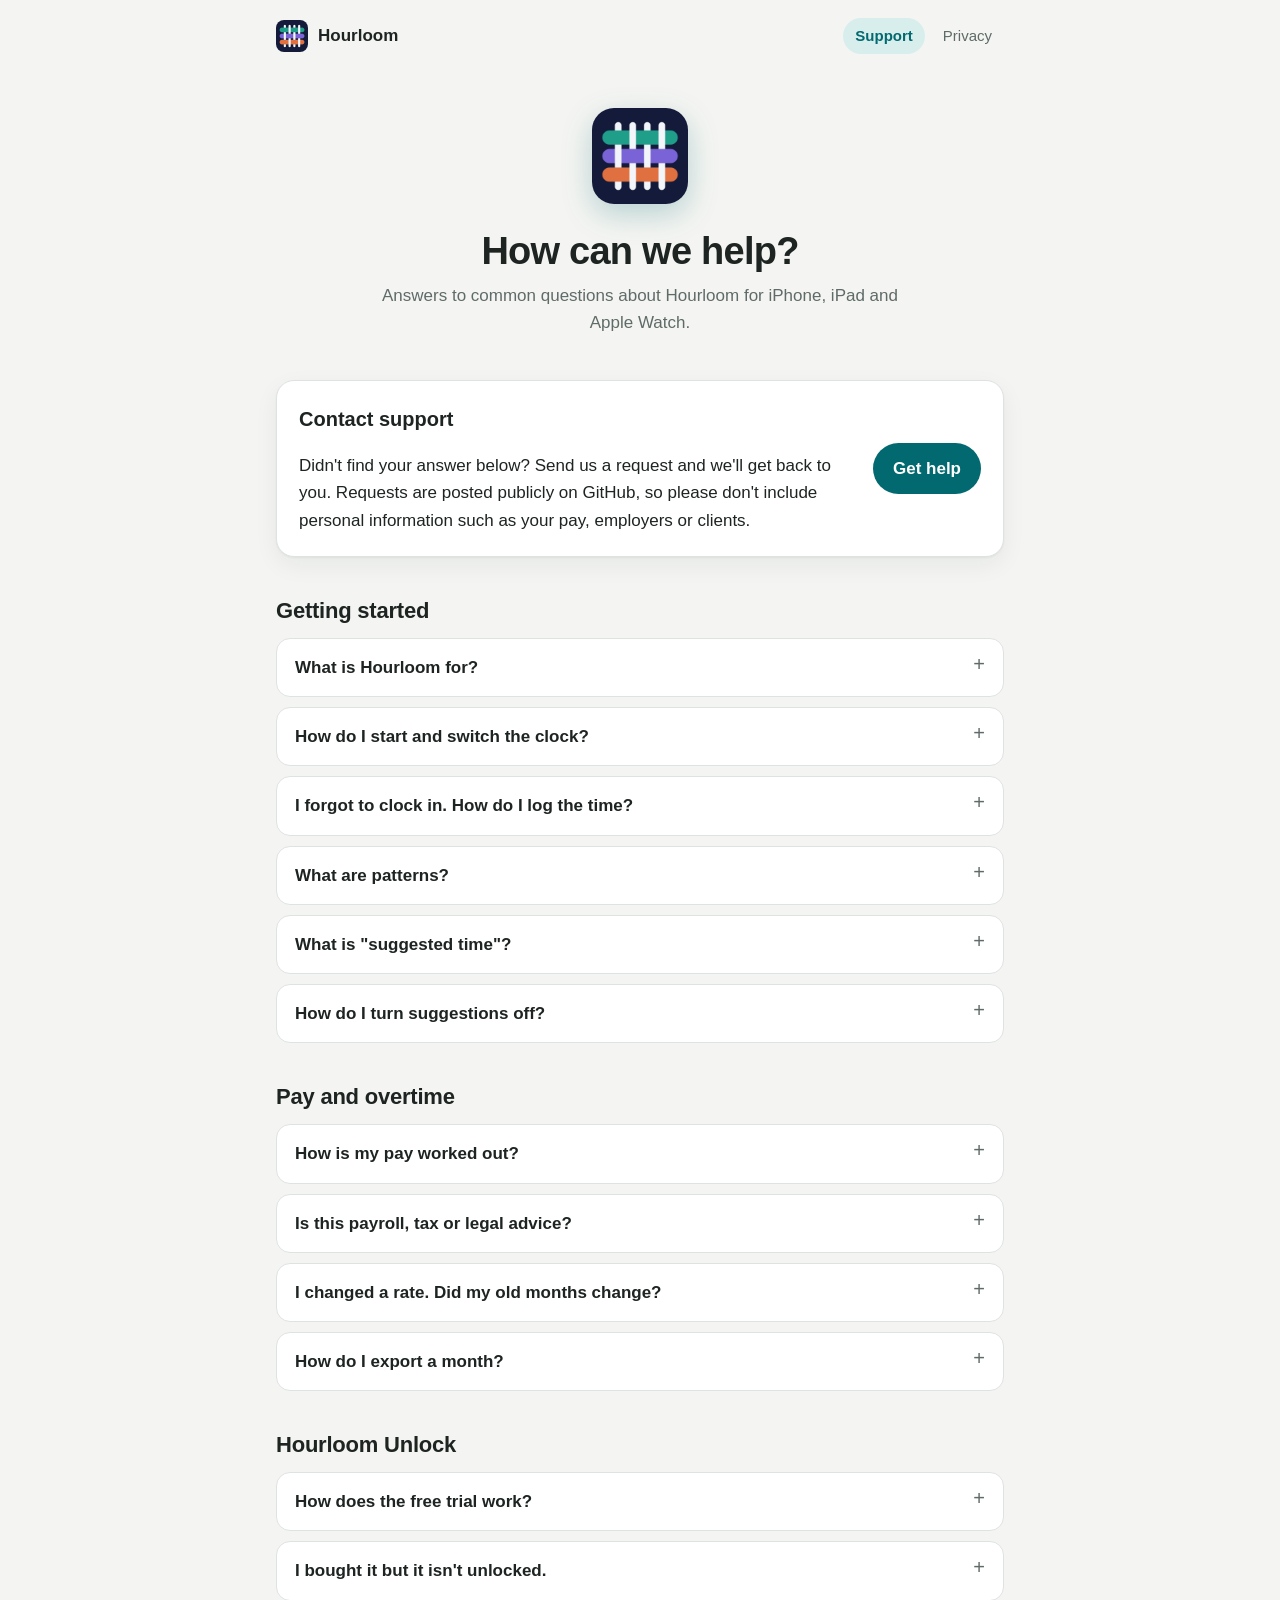
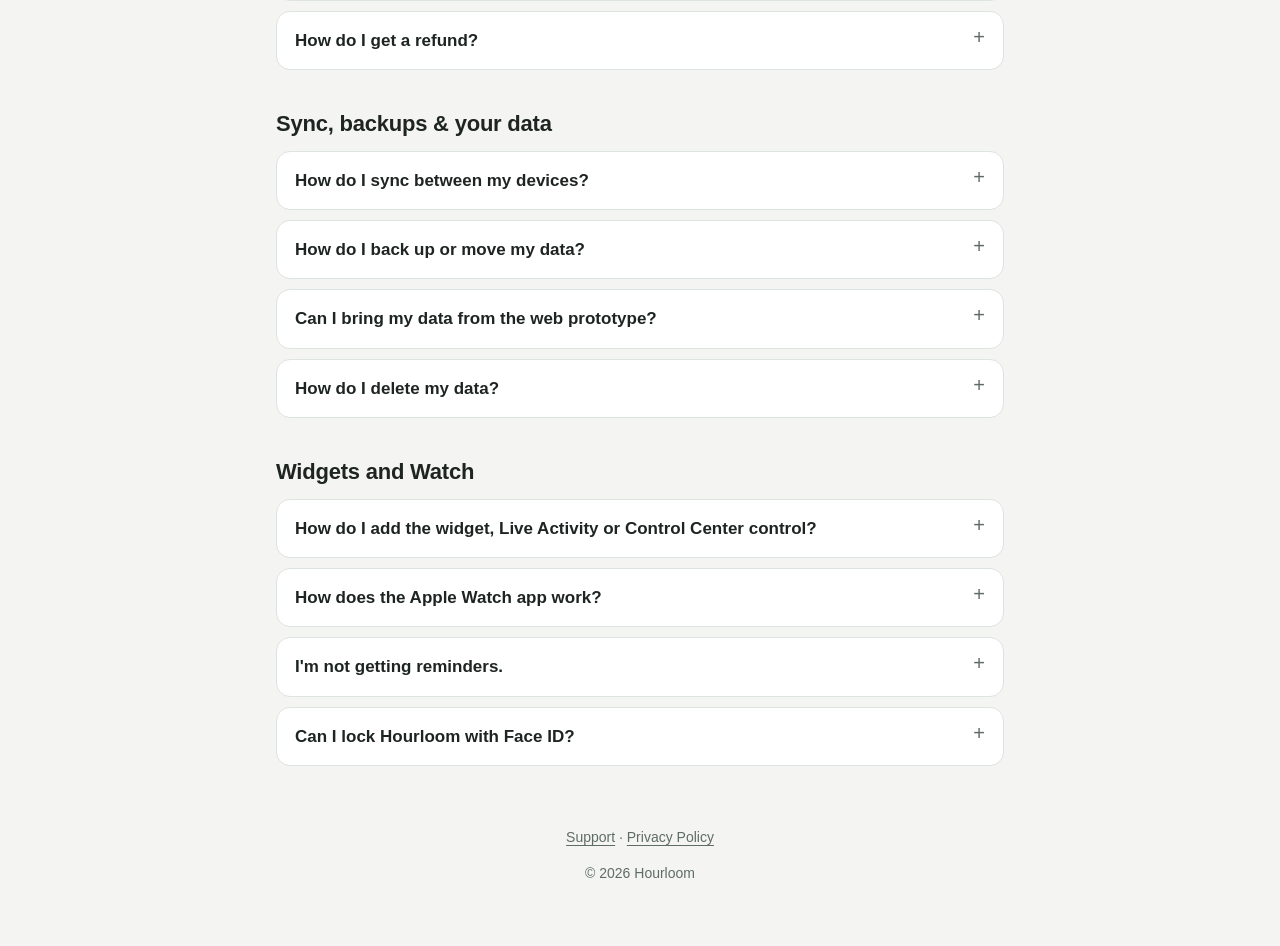
<file: index.html>
<!doctype html>
<html lang="en">
<head>
  <meta charset="utf-8">
  <meta name="viewport" content="width=device-width, initial-scale=1">
  <title>Hourloom Support</title>
  <meta name="description" content="Help and answers for Hourloom, the time and pay ledger for iPhone, iPad and Apple Watch.">
  <link rel="icon" href="assets/favicon.png">
  <link rel="apple-touch-icon" href="assets/icon.png">
  <link rel="stylesheet" href="assets/style.css?v=1">
</head>
<body>
  <div class="wrap">
    <header class="site">
      <a class="brand" href="./"><img src="assets/favicon.png" alt="">Hourloom</a>
      <nav class="site" aria-label="Site">
        <a href="./" aria-current="page">Support</a>
        <a href="privacy.html">Privacy</a>
      </nav>
    </header>

    <main>
      <section class="hero">
        <img src="assets/icon.png" alt="Hourloom app icon">
        <h1>How can we help?</h1>
        <p>Answers to common questions about Hourloom for iPhone, iPad and Apple Watch.</p>
      </section>

      <section class="card contact" aria-labelledby="contact">
        <div class="text">
          <h2 id="contact">Contact support</h2>
          <p>Didn't find your answer below? Send us a request and we'll get back to you. Requests are posted publicly on GitHub, so please don't include personal information such as your pay, employers or clients.</p>
        </div>
        <a class="button" href="https://github.com/Agoober/hourloom-support/issues/new/choose">Get help</a>
      </section>

      <h2 class="section">Getting started</h2>
      <details>
        <summary>What is Hourloom for?</summary>
        <p>Hourloom keeps a ledger of your hours and your estimated pay when you bill several kinds of hourly work at different rates, such as tutoring, contracting or shift work. One tap switches the running clock between work types, you can fill in a day by half hours, repeating days are saved as patterns, and the month adds up to an estimate of your gross pay.</p>
      </details>
      <details>
        <summary>How do I start and switch the clock?</summary>
        <p>On <strong>Today</strong>, tap a work type to start the clock. Tapping another type ends the first at the same moment and starts the second, with no gap. Tap <strong>Stop</strong> to clock out. You can do the same from the widget, the Lock Screen, Control Center, Siri or an Apple Watch. Every change has an Undo.</p>
        <p>If you switch and then switch again within a minute, the first of the two is dropped instead of saved as a tiny session.</p>
      </details>
      <details>
        <summary>I forgot to clock in. How do I log the time?</summary>
        <p>Open <strong>Today</strong> and switch the day view to <strong>Grid</strong>. Tap half hours, or press and drag across them, then choose the work type. Turn on <strong>Swipe to select</strong> to select by swiping straight away. You can also tap <strong>Add time</strong> for exact start and end times, or <strong>Type it</strong> and write something like "Tutoring 9 to 12, then Admin till 5" (the keyboard's microphone works for speaking). Hourloom shows what it understood and only adds it when you tap Add.</p>
      </details>
      <details>
        <summary>What are patterns?</summary>
        <p>A pattern is a saved day, such as Weekday A: Tutoring 9 to 12 and Admin 1 to 5. Create them in <strong>Setup</strong>, then apply one to a day from the Day tab or to several days at once from <strong>Month</strong> (tap <strong>Select days</strong>).</p>
      </details>
      <details>
        <summary>What is "suggested time"?</summary>
        <p>For a finished day with nothing logged, Hourloom can suggest what you probably did, based on the same weekday in recent weeks and your patterns. It is a suggestion drawn from your own history on your device, shown with a dashed outline and a question mark, and it never counts toward your totals or pay until you tap Add it. Adding it only adds time: Confirm day is a separate tap that says the day is right. If it isn't right, tap Not right and it stops suggesting for that day. If suggestions are often wrong, Hourloom stops offering them in the evening reminder.</p>
      </details>
      <details>
        <summary>How do I turn suggestions off?</summary>
        <p>Setup &rsaquo; Suggestions &rsaquo; Suggest time I may have forgotten. When it is off, no suggested time is shown anywhere (cards, the grid, Month, Pay, reminders or Siri). Your logged time is not affected.</p>
      </details>

      <h2 class="section">Pay and overtime</h2>
      <details>
        <summary>How is my pay worked out?</summary>
        <p>From the sessions you logged, each work type's hourly rate on that day, and the pay rules you set in <strong>Setup &rsaquo; Pay rules</strong> (a minimum paid time, rounding, and when overtime starts). Pay is calculated fresh from those every time and shown as <strong>gross, estimated</strong>.</p>
      </details>
      <details>
        <summary>Is this payroll, tax or legal advice?</summary>
        <p>No. Hourloom estimates gross pay from the rules you enter. Overtime rules differ by place and employer, so Hourloom never assumes them: you set them. Check your actual pay with your employer, client or a professional.</p>
      </details>
      <details>
        <summary>I changed a rate. Did my old months change?</summary>
        <p>No. Rates and rules are dated: a change applies from the date you choose onward and never rewrites earlier months. If you export a month or mark it as paid, Hourloom remembers that figure, and if something later moves it, <strong>Pay</strong> says "Recomputed differs by" and by how much, so a number you acted on never changes silently.</p>
      </details>
      <details>
        <summary>How do I export a month?</summary>
        <p>On <strong>Pay</strong>, tap the share button and choose <strong>Excel (.xlsx)</strong> or <strong>CSV (sessions)</strong>. Exporting works even after the free trial has ended.</p>
      </details>

      <h2 class="section">Hourloom Unlock</h2>
      <details>
        <summary>How does the free trial work?</summary>
        <p>You choose when it starts. A new install is read-only so you can look around ("Try with a sample week" shows a populated app), and the 30 days begin when you tap <strong>Start free trial</strong>. For those 30 days everything is on. After that, a single one-time purchase unlocks it for good. There is no subscription. If you don't buy it, the app is read-only again: you can still look at everything, export it and back it up, and nothing is deleted, but the clock, new sessions and edits stop.</p>
      </details>
      <details>
        <summary>I bought it but it isn't unlocked.</summary>
        <p>Go to <strong>Setup</strong> and tap <strong>Restore Purchase</strong> while signed in to the Apple Account you purchased with. The same purchase covers iPhone, iPad and Apple Watch.</p>
      </details>
      <details>
        <summary>How do I get a refund?</summary>
        <p>Purchases are handled by Apple. Request a refund at <a href="https://reportaproblem.apple.com">reportaproblem.apple.com</a>.</p>
      </details>

      <h2 class="section">Sync, backups &amp; your data</h2>
      <details>
        <summary>How do I sync between my devices?</summary>
        <p>Sign in to the same Apple Account with iCloud on each device. Sync uses your private iCloud (CloudKit) and is on by default. You can turn it off in <strong>Setup</strong> (<strong>Sync with iCloud</strong>); the change applies after you close Hourloom from the app switcher and open it again.</p>
      </details>
      <details>
        <summary>How do I back up or move my data?</summary>
        <p>In <strong>Setup</strong>, choose <strong>Back up everything (JSON)</strong> and save the file somewhere safe. To bring it back, choose <strong>Restore a backup…</strong>. A restore adds what's missing and keeps whichever copy is newer; it never removes your newer changes.</p>
      </details>
      <details>
        <summary>Can I bring my data from the web prototype?</summary>
        <p>Yes. <strong>Restore a backup…</strong> also reads the backup file from the earlier Shift Ledger web prototype.</p>
      </details>
      <details>
        <summary>How do I delete my data?</summary>
        <p>In <strong>Setup</strong>, under Your data, choose <strong>Delete all data…</strong>. It asks three times (what will be deleted, an acknowledgement, then typing DELETE) and offers a backup first. It deletes every work type, rate, pattern, rule, session and the running clock for good, and with iCloud sync on it deletes them from your other devices too. Your free month and any purchase are not affected. You can also delete single sessions and work types (a work type that has sessions is archived, not deleted), or use Clear examples for sample time. To remove everything stored in iCloud, go to the iPhone Settings app &rsaquo; your name &rsaquo; iCloud &rsaquo; Manage Account Storage &rsaquo; Hourloom. See our privacy policy.</p>
      </details>

      <h2 class="section">Widgets and Watch</h2>
      <details>
        <summary>How do I add the widget, Live Activity or Control Center control?</summary>
        <p>Add the Hourloom widget from the Home Screen or Lock Screen widget gallery. While the clock runs, the Lock Screen shows a Live Activity with <strong>Switch</strong> and <strong>Stop</strong> buttons; you can turn that off in <strong>Setup</strong>. Add the Hourloom controls from Control Center's edit mode. They only start, switch or stop your own clock.</p>
      </details>
      <details>
        <summary>How does the Apple Watch app work?</summary>
        <p>The Apple Watch app shows what's running with a live timer and lets you switch or stop; it works through your iPhone, which stays the one place the data is saved, so open Hourloom on the iPhone if the watch says it isn't connected.</p>
      </details>
      <details>
        <summary>I'm not getting reminders.</summary>
        <ol>
          <li>In the iPhone <strong>Settings</strong> app &rsaquo; <strong>Notifications</strong> &rsaquo; <strong>Hourloom</strong>, make sure <strong>Allow Notifications</strong> is on.</li>
          <li>In Hourloom, <strong>Setup</strong> &rsaquo; <strong>Reminders</strong> must be on, with the evening time you want.</li>
          <li>Check that a Focus mode isn't silencing Hourloom, then open the app once.</li>
        </ol>
      </details>
      <details>
        <summary>Can I lock Hourloom with Face ID?</summary>
        <p>Yes, using iOS itself. On iOS 18 or later, touch and hold the Hourloom icon on your Home Screen and choose <strong>Require Face ID</strong>. Hourloom has no lock of its own, so there is nothing extra to set up and it can't lock you out of your data.</p>
      </details>

    <footer class="site">
      <p><a href="./">Support</a> · <a href="privacy.html">Privacy Policy</a></p>
      <p>© 2026 Hourloom</p>
    </footer>
  </div>
</body>
</html>
</file>
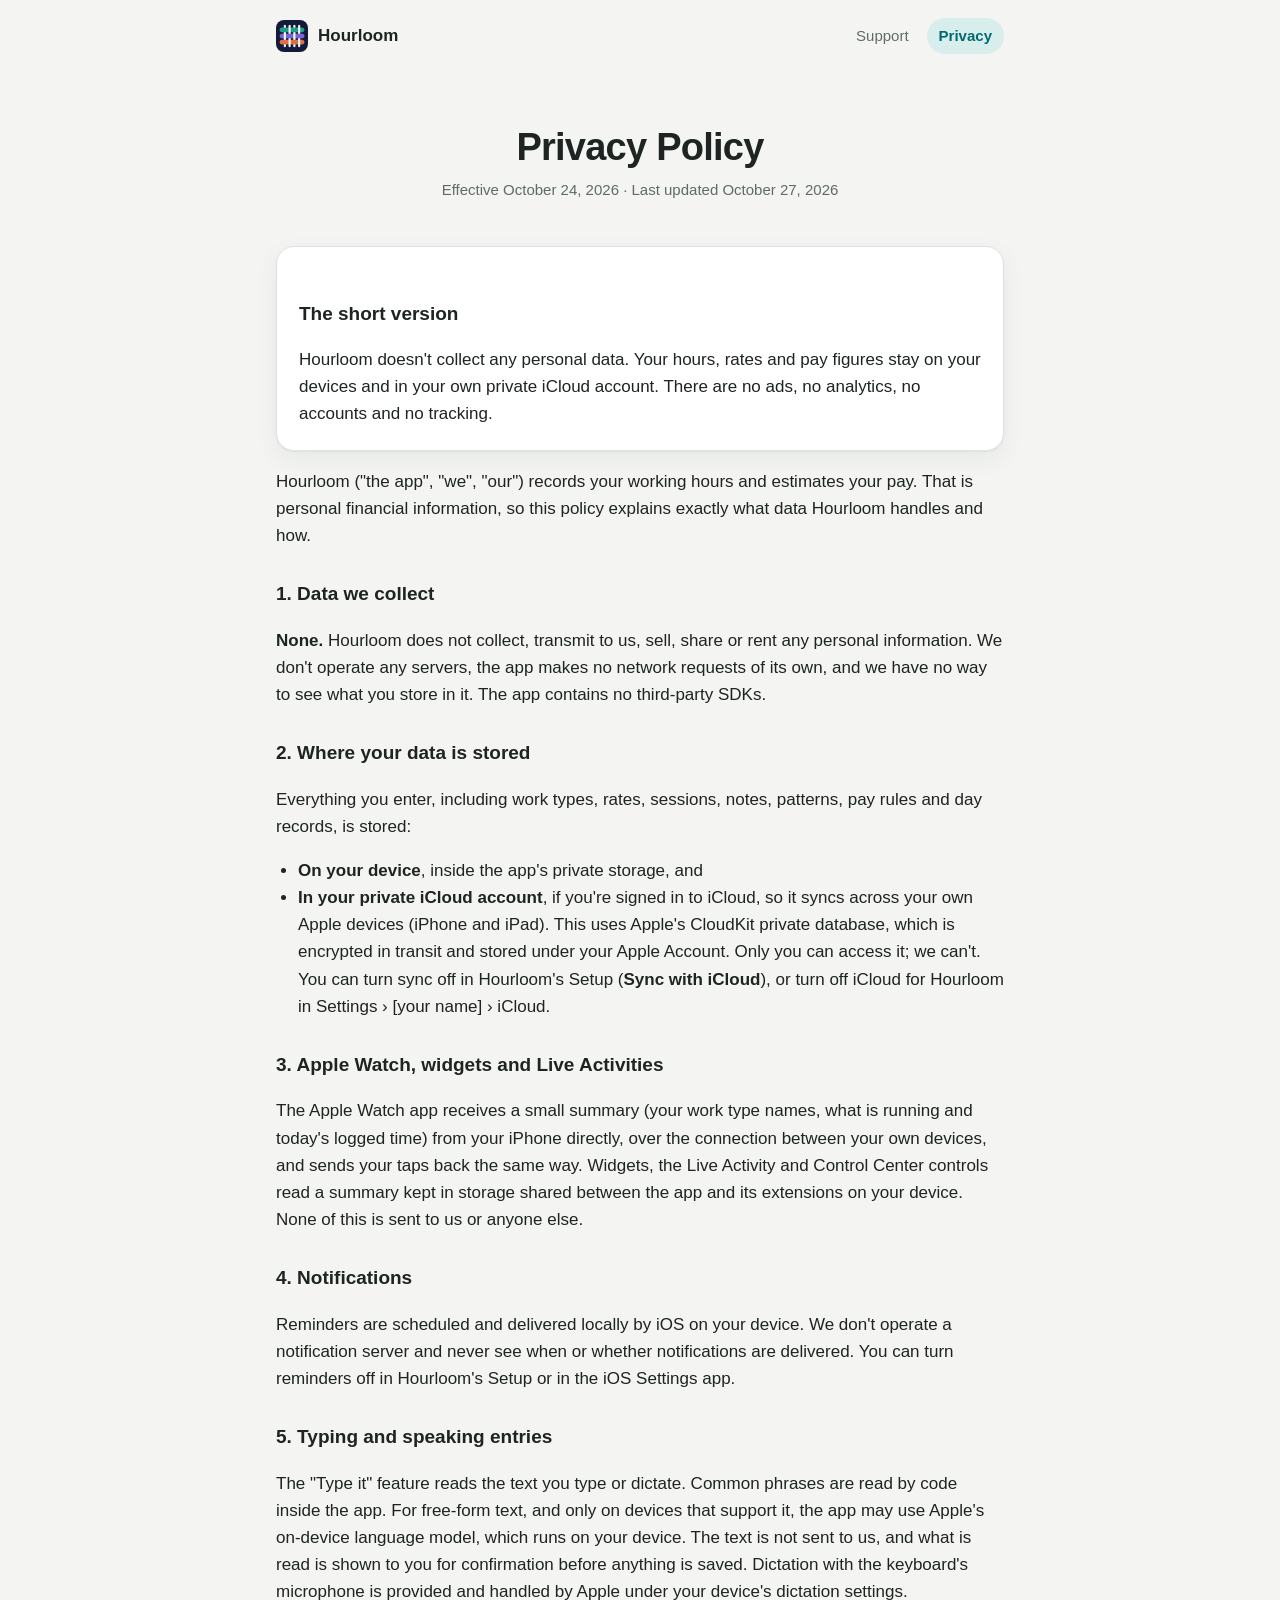
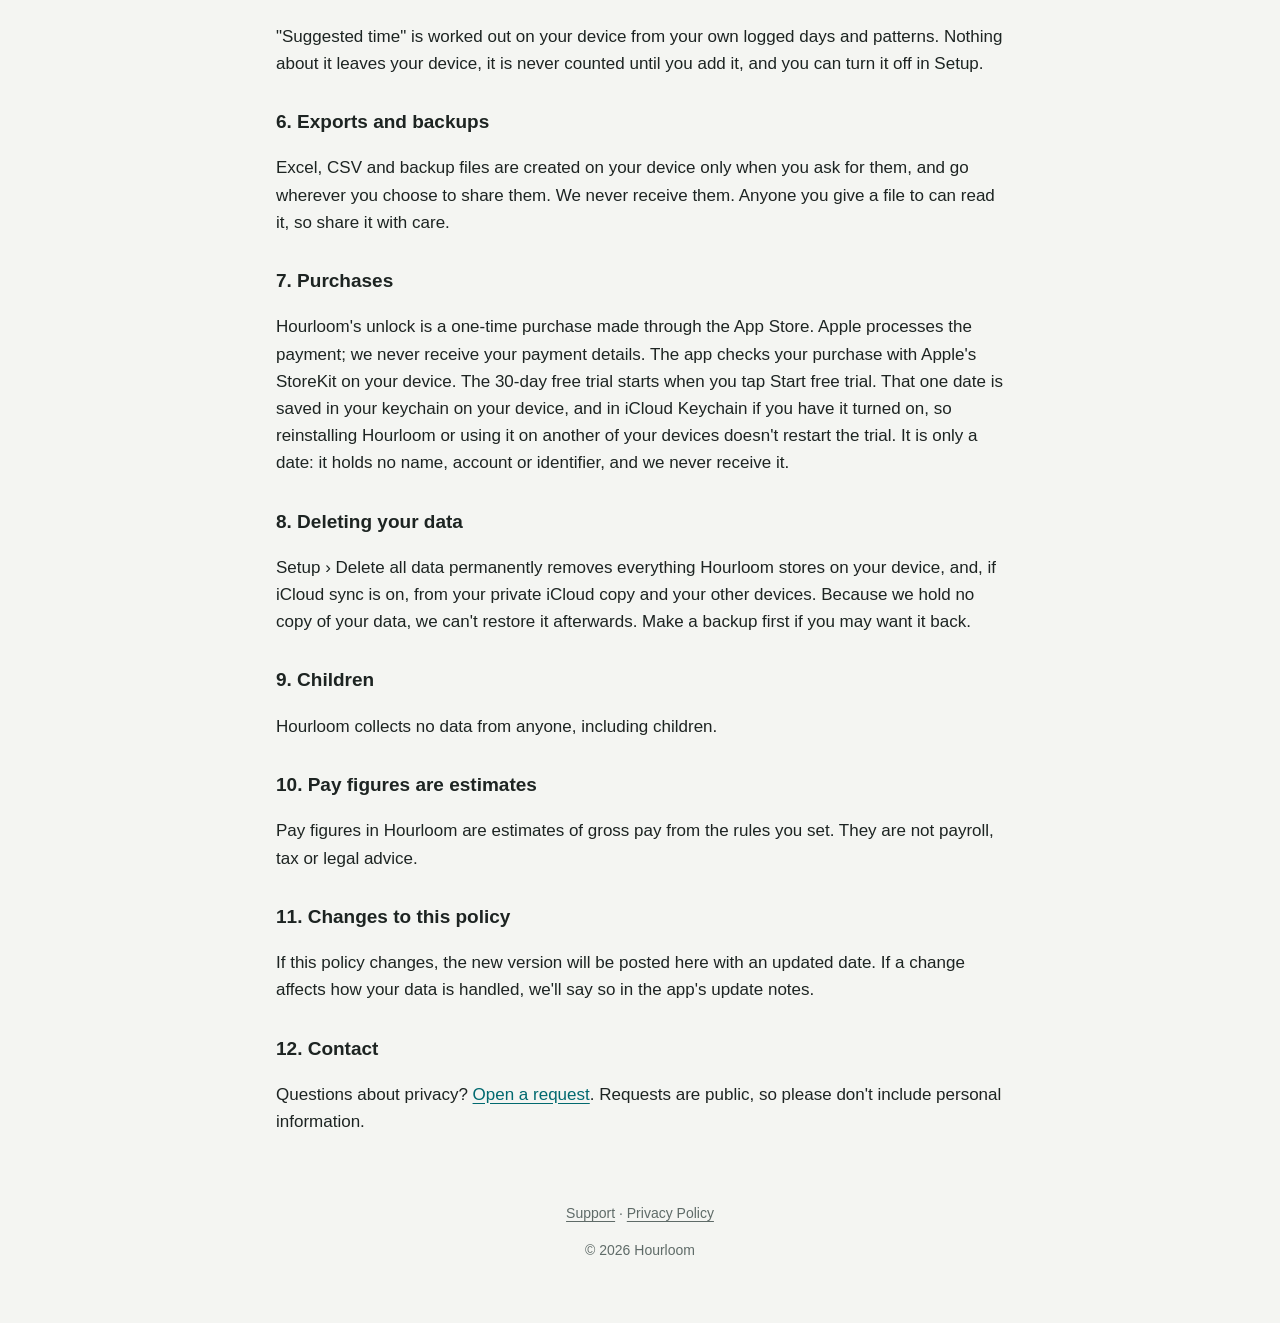
<file: privacy.html>
<!doctype html>
<html lang="en">
<head>
  <meta charset="utf-8">
  <meta name="viewport" content="width=device-width, initial-scale=1">
  <title>Hourloom Privacy Policy</title>
  <meta name="description" content="Hourloom doesn't collect any personal data. Your hours and pay figures stay on your devices and in your private iCloud.">
  <link rel="icon" href="assets/favicon.png">
  <link rel="apple-touch-icon" href="assets/icon.png">
  <link rel="stylesheet" href="assets/style.css?v=1">
</head>
<body>
  <div class="wrap">
    <header class="site">
      <a class="brand" href="./"><img src="assets/favicon.png" alt="">Hourloom</a>
      <nav class="site" aria-label="Site">
        <a href="./">Support</a>
        <a href="privacy.html" aria-current="page">Privacy</a>
      </nav>
    </header>

    <main class="policy">
      <section class="hero">
        <h1>Privacy Policy</h1>
        <p class="meta">Effective October 24, 2026 · Last updated October 27, 2026</p>
      </section>

      <div class="card">
        <h2>The short version</h2>
        <p>Hourloom doesn't collect any personal data. Your hours, rates and pay figures stay on your devices and in your own private iCloud account. There are no ads, no analytics, no accounts and no tracking.</p>
      </div>

      <p>Hourloom ("the app", "we", "our") records your working hours and estimates your pay. That is personal financial information, so this policy explains exactly what data Hourloom handles and how.</p>

      <h2>1. Data we collect</h2>
      <p><strong>None.</strong> Hourloom does not collect, transmit to us, sell, share or rent any personal information. We don't operate any servers, the app makes no network requests of its own, and we have no way to see what you store in it. The app contains no third-party SDKs.</p>

      <h2>2. Where your data is stored</h2>
      <p>Everything you enter, including work types, rates, sessions, notes, patterns, pay rules and day records, is stored:</p>
      <ul>
        <li><strong>On your device</strong>, inside the app's private storage, and</li>
        <li><strong>In your private iCloud account</strong>, if you're signed in to iCloud, so it syncs across your own Apple devices (iPhone and iPad). This uses Apple's CloudKit private database, which is encrypted in transit and stored under your Apple Account. Only you can access it; we can't. You can turn sync off in Hourloom's Setup (<strong>Sync with iCloud</strong>), or turn off iCloud for Hourloom in Settings &rsaquo; [your name] &rsaquo; iCloud.</li>
      </ul>

      <h2>3. Apple Watch, widgets and Live Activities</h2>
      <p>The Apple Watch app receives a small summary (your work type names, what is running and today's logged time) from your iPhone directly, over the connection between your own devices, and sends your taps back the same way. Widgets, the Live Activity and Control Center controls read a summary kept in storage shared between the app and its extensions on your device. None of this is sent to us or anyone else.</p>

      <h2>4. Notifications</h2>
      <p>Reminders are scheduled and delivered locally by iOS on your device. We don't operate a notification server and never see when or whether notifications are delivered. You can turn reminders off in Hourloom's Setup or in the iOS Settings app.</p>

      <h2>5. Typing and speaking entries</h2>
      <p>The "Type it" feature reads the text you type or dictate. Common phrases are read by code inside the app. For free-form text, and only on devices that support it, the app may use Apple's on-device language model, which runs on your device. The text is not sent to us, and what is read is shown to you for confirmation before anything is saved. Dictation with the keyboard's microphone is provided and handled by Apple under your device's dictation settings.</p>

      <p>"Suggested time" is worked out on your device from your own logged days and patterns. Nothing about it leaves your device, it is never counted until you add it, and you can turn it off in Setup.</p>

      <h2>6. Exports and backups</h2>
      <p>Excel, CSV and backup files are created on your device only when you ask for them, and go wherever you choose to share them. We never receive them. Anyone you give a file to can read it, so share it with care.</p>

      <h2>7. Purchases</h2>
      <p>Hourloom's unlock is a one-time purchase made through the App Store. Apple processes the payment; we never receive your payment details. The app checks your purchase with Apple's StoreKit on your device. The 30-day free trial starts when you tap Start free trial. That one date is saved in your keychain on your device, and in iCloud Keychain if you have it turned on, so reinstalling Hourloom or using it on another of your devices doesn't restart the trial. It is only a date: it holds no name, account or identifier, and we never receive it.</p>

      <h2>8. Deleting your data</h2>
      <p>Setup &rsaquo; Delete all data permanently removes everything Hourloom stores on your device, and, if iCloud sync is on, from your private iCloud copy and your other devices. Because we hold no copy of your data, we can't restore it afterwards. Make a backup first if you may want it back.</p>

      <h2>9. Children</h2>
      <p>Hourloom collects no data from anyone, including children.</p>

      <h2>10. Pay figures are estimates</h2>
      <p>Pay figures in Hourloom are estimates of gross pay from the rules you set. They are not payroll, tax or legal advice.</p>

      <h2>11. Changes to this policy</h2>
      <p>If this policy changes, the new version will be posted here with an updated date. If a change affects how your data is handled, we'll say so in the app's update notes.</p>

      <h2>12. Contact</h2>
      <p>Questions about privacy? <a href="https://github.com/Agoober/hourloom-support/issues/new/choose">Open a request</a>. Requests are public, so please don't include personal information.</p>
    </main>

    <footer class="site">
      <p><a href="./">Support</a> · <a href="privacy.html">Privacy Policy</a></p>
      <p>© 2026 Hourloom</p>
    </footer>
  </div>
</body>
</html>
</file>
<file: assets/style.css>
:root {
  --bg: #f4f5f2;
  --surface: #ffffff;
  --surface-2: #eef3f2;
  --text: #1d2422;
  --muted: #5f6b68;
  --border: #dde3e1;
  --primary: #01696f;
  --primary-soft: #d8eeec;
  --radius: 18px;
  --shadow: 0 1px 2px rgba(16, 32, 30, 0.05), 0 8px 24px rgba(16, 32, 30, 0.06);
  color-scheme: light;
}

@media (prefers-color-scheme: dark) {
  :root {
    --bg: #0e1413;
    --surface: #161e1d;
    --surface-2: #1c2826;
    --text: #e5ecea;
    --muted: #93a19e;
    --border: #283432;
    --primary: #5cc6c0;
    --primary-soft: #173a38;
    --shadow: none;
    color-scheme: dark;
  }
}

* { box-sizing: border-box; }

html { -webkit-text-size-adjust: 100%; }

body {
  margin: 0;
  background: var(--bg);
  color: var(--text);
  font: 17px/1.6 -apple-system, BlinkMacSystemFont, "SF Pro Text", "PingFang SC", "Segoe UI", Roboto, "Helvetica Neue", sans-serif;
}

a { color: var(--primary); text-underline-offset: 3px; }

.wrap { max-width: 760px; margin: 0 auto; padding: 0 16px; }

header.site {
  display: flex;
  align-items: center;
  justify-content: space-between;
  gap: 12px;
  padding: 18px 0;
}

.brand {
  display: flex;
  align-items: center;
  gap: 10px;
  font-weight: 650;
  color: var(--text);
  text-decoration: none;
}
.brand img { width: 32px; height: 32px; border-radius: 8px; }

nav.site { display: flex; gap: 6px; flex-wrap: wrap; }
nav.site a {
  color: var(--muted);
  text-decoration: none;
  font-size: 15px;
  padding: 6px 12px;
  border-radius: 999px;
}
nav.site a:hover { background: var(--surface-2); color: var(--text); }
nav.site a[aria-current="page"] { background: var(--primary-soft); color: var(--primary); font-weight: 600; }

.hero { text-align: center; padding: 36px 0 28px; }
.hero img { width: 96px; height: 96px; border-radius: 22px; box-shadow: 0 10px 30px rgba(1, 105, 111, 0.25); }
.hero h1 { font-size: clamp(28px, 6vw, 38px); line-height: 1.15; margin: 18px 0 8px; letter-spacing: -0.02em; }
.hero p { color: var(--muted); margin: 0 auto; max-width: 520px; }

.card {
  background: var(--surface);
  border: 1px solid var(--border);
  border-radius: var(--radius);
  box-shadow: var(--shadow);
  padding: 22px;
  margin: 16px 0;
}
.card h2 { margin: 0 0 6px; font-size: 20px; }
.card p:last-child { margin-bottom: 0; }

.contact {
  display: flex;
  gap: 18px;
  align-items: center;
  flex-wrap: wrap;
}
.contact .text { flex: 1 1 280px; }

.button {
  display: inline-block;
  background: var(--primary);
  color: #fff;
  text-decoration: none;
  font-weight: 600;
  padding: 12px 20px;
  border-radius: 999px;
  white-space: nowrap;
}
@media (prefers-color-scheme: dark) { .button { color: #062421; } }
.button:hover { filter: brightness(1.08); }

h2.section { font-size: 22px; margin: 36px 0 10px; letter-spacing: -0.01em; }

details {
  background: var(--surface);
  border: 1px solid var(--border);
  border-radius: 14px;
  margin: 10px 0;
  padding: 0 18px;
}
details[open] { padding-bottom: 14px; }
summary {
  cursor: pointer;
  list-style: none;
  font-weight: 600;
  padding: 15px 0;
  display: flex;
  justify-content: space-between;
  gap: 12px;
}
summary::-webkit-details-marker { display: none; }
summary::after { content: "+"; color: var(--muted); font-weight: 400; font-size: 20px; line-height: 1; }
details[open] summary::after { content: "–"; }
details p, details ol, details ul { margin: 0 0 10px; color: var(--text); }
details li { margin: 4px 0; }

.policy h2 { font-size: 19px; margin: 30px 0 6px; }
.policy ul { padding-left: 22px; }
.meta { color: var(--muted); font-size: 15px; }

footer.site {
  color: var(--muted);
  font-size: 14px;
  padding: 36px 0 48px;
  text-align: center;
}
footer.site a { color: var(--muted); }

kbd {
  font: 600 14px/1 ui-monospace, "SF Mono", Menlo, monospace;
  background: var(--surface-2);
  border: 1px solid var(--border);
  border-radius: 6px;
  padding: 2px 6px;
}

@media (max-width: 460px) {
  header.site { gap: 6px; }
  .brand { font-size: 16px; gap: 8px; }
  .brand img { width: 28px; height: 28px; }
  nav.site { gap: 2px; flex-wrap: nowrap; }
  nav.site a { font-size: 14px; padding: 6px 9px; }
}
</file>
